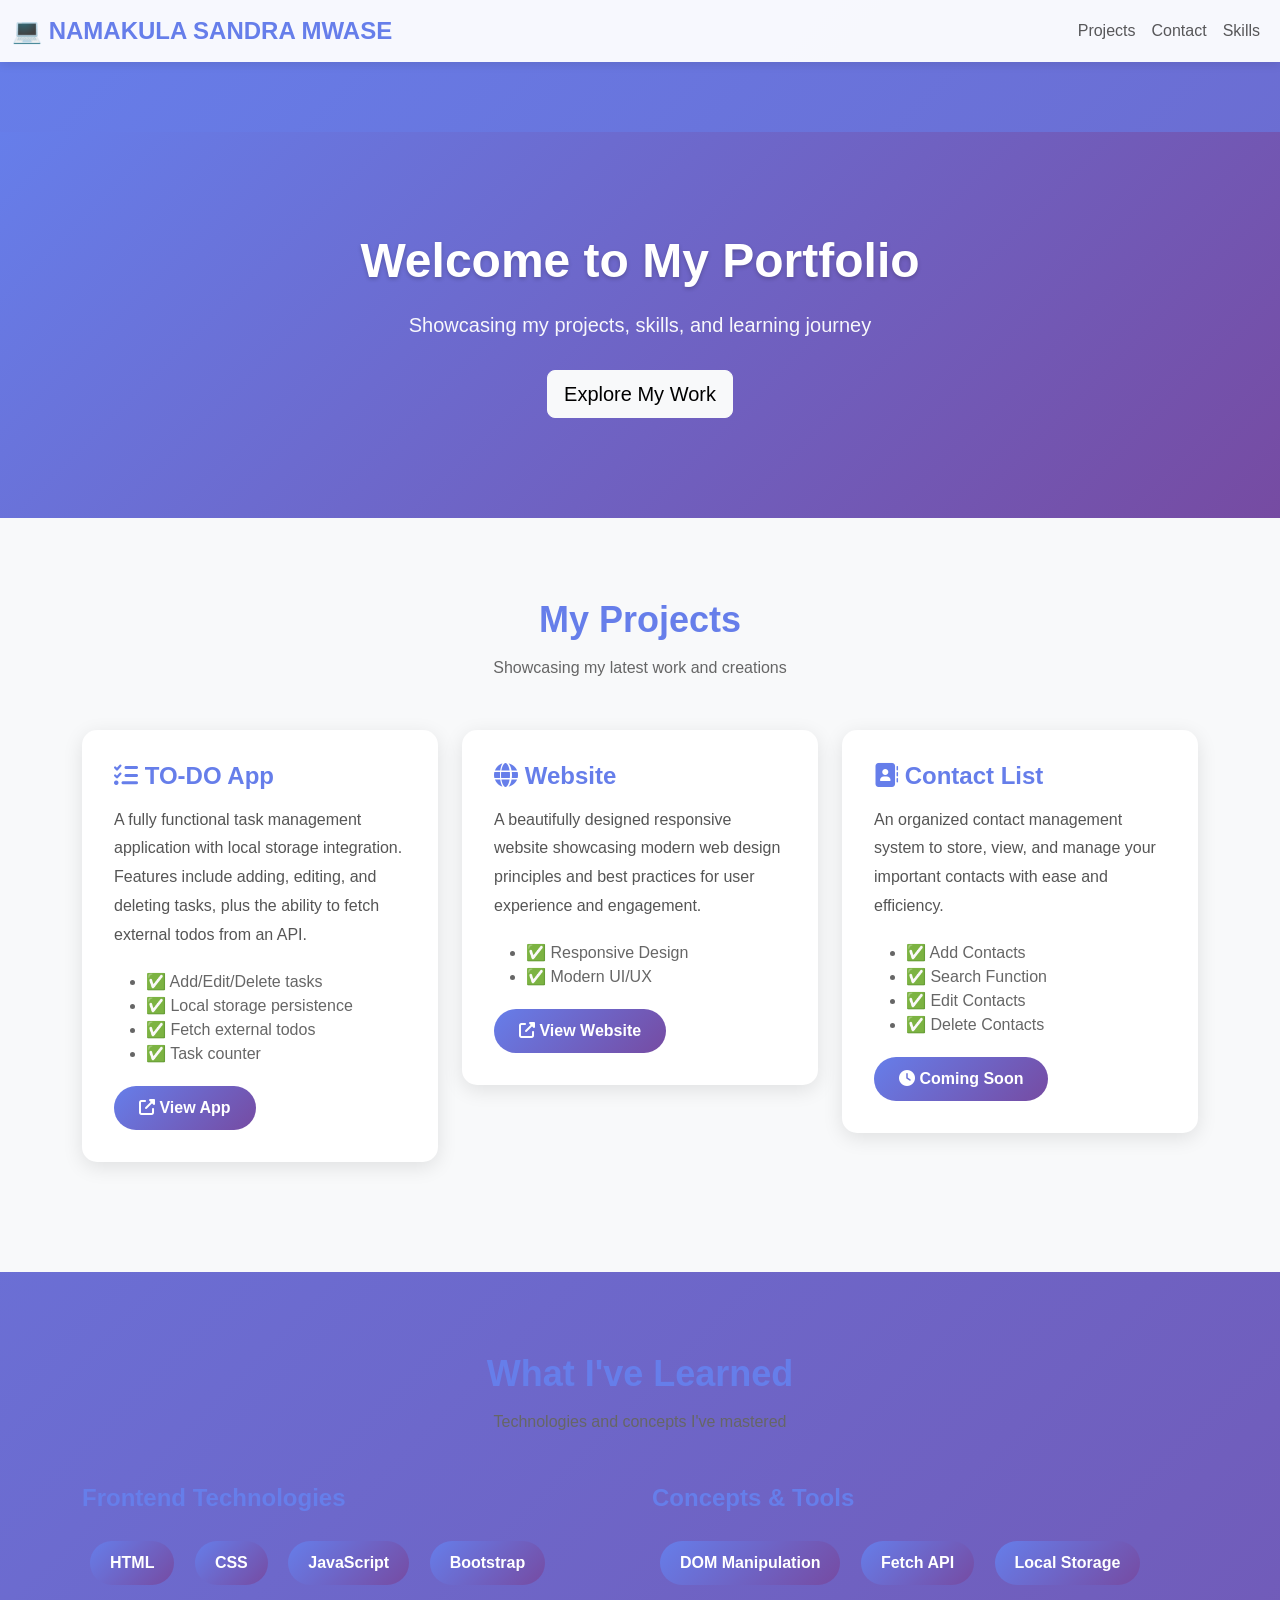
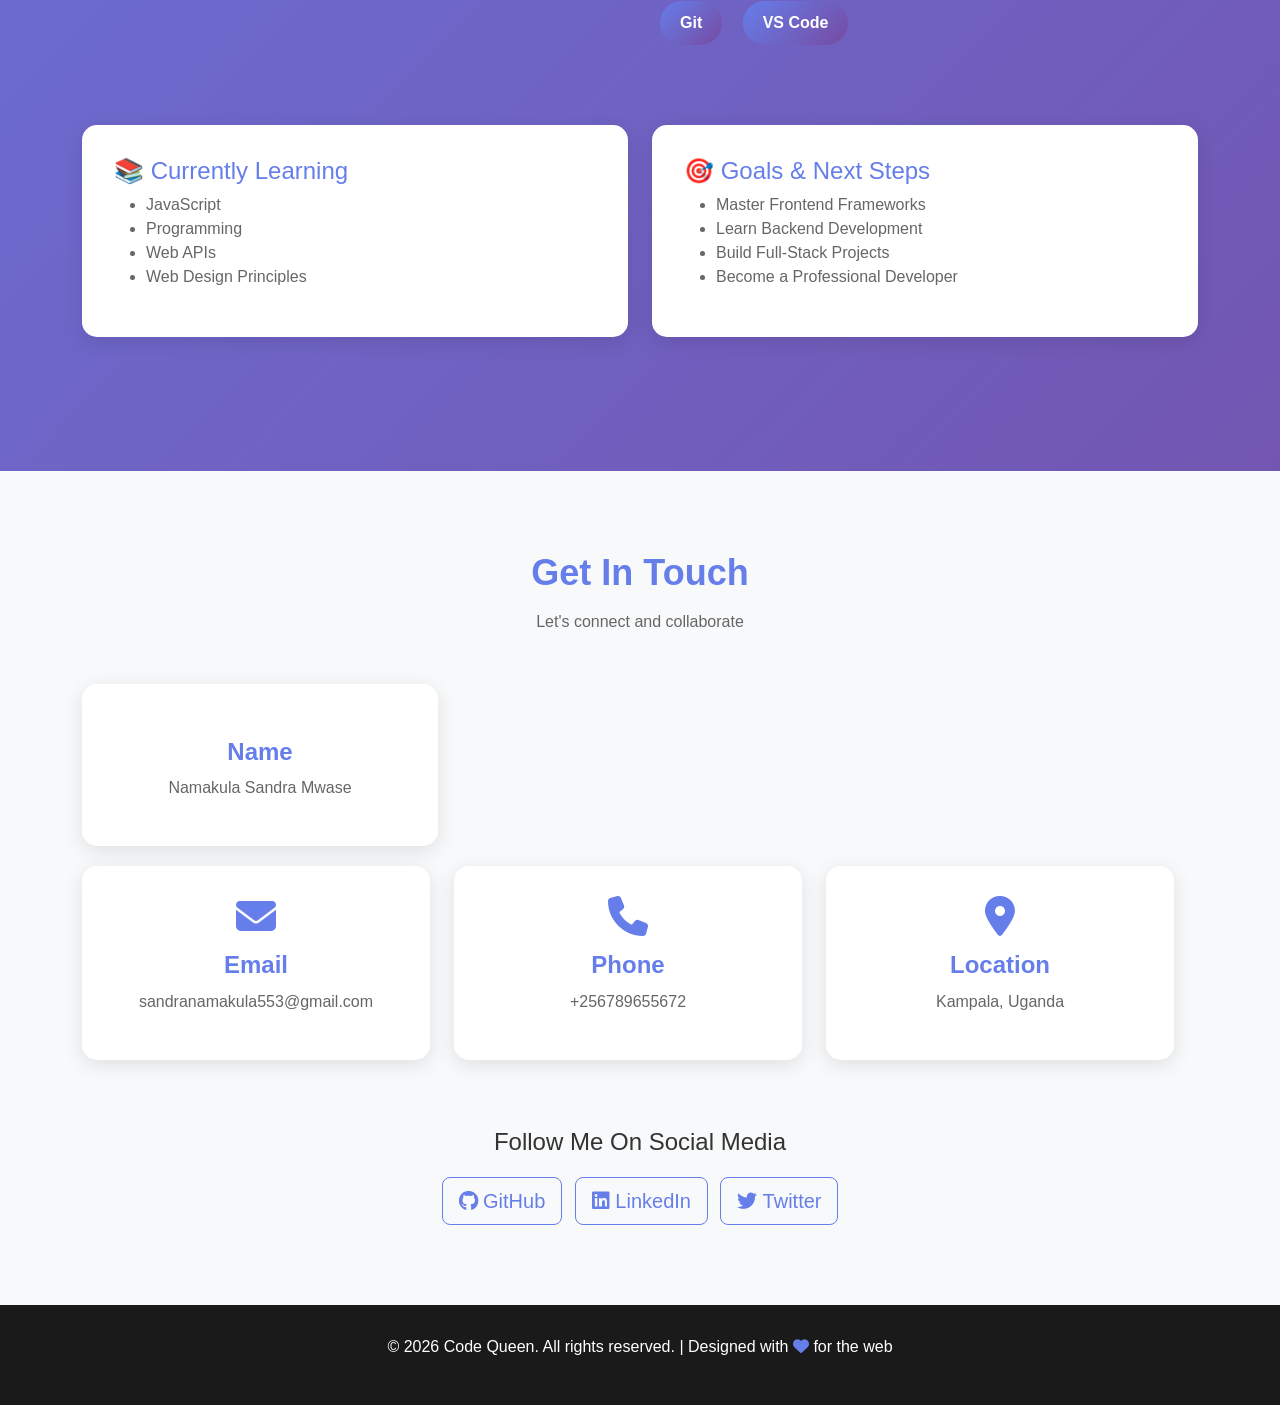
<file: index.html>
<!DOCTYPE html>
<html lang="en">
<head>
    <meta charset="UTF-8">
    <meta name="viewport" content="width=device-width, initial-scale=1.0">
    <title>My Portfolio - Code Queen</title>
    
    <!-- Bootstrap CSS -->
    <link href="https://cdnjs.cloudflare.com/ajax/libs/bootstrap/5.3.0/css/bootstrap.min.css" rel="stylesheet">
    <!-- Font Awesome for icons -->
    <link href="https://cdnjs.cloudflare.com/ajax/libs/font-awesome/6.4.0/css/all.min.css" rel="stylesheet">
    
    <style>
        * {
            margin: 0;
            padding: 0;
            box-sizing: border-box;
        }
        
        body {
            font-family: 'Segoe UI', Tahoma, Geneva, Verdana, sans-serif;
            background: linear-gradient(135deg, #667eea 0%, #764ba2 100%);
            min-height: 100vh;
        }
        
        /* Navigation */
        .navbar {
            background: rgba(255, 255, 255, 0.95) !important;
            box-shadow: 0 2px 10px rgba(0, 0, 0, 0.1);
        }
        
        .navbar-brand {
            font-weight: 700;
            font-size: 24px;
            color: #667eea !important;
        }
        
        /* Hero Section */
        .hero-section {
            background: linear-gradient(135deg, #667eea 0%, #764ba2 100%);
            color: white;
            padding: 100px 20px;
            text-align: center;
            margin-top: 70px;
        }
        
        .hero-section h1 {
            font-size: 48px;
            font-weight: 700;
            margin-bottom: 20px;
            text-shadow: 0 2px 4px rgba(0, 0, 0, 0.2);
        }
        
        .hero-section p {
            font-size: 20px;
            margin-bottom: 30px;
            opacity: 0.95;
        }
        
        /* Section Styling */
        section {
            padding: 80px 20px;
        }
        
        .section-title {
            text-align: center;
            margin-bottom: 50px;
            color: #333;
        }
        
        .section-title h2 {
            font-size: 36px;
            font-weight: 700;
            color: #667eea;
            margin-bottom: 15px;
        }
        
        .section-title p {
            color: #666;
            font-size: 16px;
        }
        
        /* Card Styling */
        .project-card {
            background: white;
            border-radius: 15px;
            box-shadow: 0 5px 20px rgba(0, 0, 0, 0.1);
            padding: 30px;
            margin-bottom: 30px;
            transition: transform 0.3s ease, box-shadow 0.3s ease;
            border: 2px solid transparent;
        }
        
        .project-card:hover {
            transform: translateY(-10px);
            box-shadow: 0 15px 40px rgba(102, 126, 234, 0.3);
            border-color: #667eea;
        }
        
        .project-card h3 {
            color: #667eea;
            font-weight: 700;
            margin-bottom: 15px;
            font-size: 24px;
        }
        
        .project-card p {
            color: #555;
            line-height: 1.8;
            margin-bottom: 20px;
        }
        
        .btn-primary {
            background: linear-gradient(135deg, #667eea 0%, #764ba2 100%);
            border: none;
            padding: 10px 25px;
            font-weight: 600;
            border-radius: 25px;
            transition: all 0.3s ease;
        }
        
        .btn-primary:hover {
            transform: scale(1.05);
            box-shadow: 0 5px 20px rgba(102, 126, 234, 0.4);
        }
        
        /* Skills Section */
        .skill-badge {
            display: inline-block;
            background: linear-gradient(135deg, #667eea 0%, #764ba2 100%);
            color: white;
            padding: 10px 20px;
            border-radius: 25px;
            margin: 8px;
            font-weight: 600;
        }
        
        /* Contact Section */
        .contact-card {
            background: white;
            border-radius: 15px;
            padding: 30px;
            text-align: center;
            box-shadow: 0 5px 20px rgba(0, 0, 0, 0.1);
            margin-bottom: 20px;
        }
        
        .contact-card i {
            font-size: 40px;
            color: #667eea;
            margin-bottom: 15px;
        }
        
        .contact-card h4 {
            color: #667eea;
            font-weight: 700;
            margin-bottom: 10px;
        }
        
        .contact-card p {
            color: #666;
        }
        
        /* Footer */
        footer {
            background: #1a1a1a;
            color: white;
            text-align: center;
            padding: 30px 20px;
        }
        
        /* Responsive */
        @media (max-width: 768px) {
            .hero-section h1 {
                font-size: 36px;
            }
            
            .section-title h2 {
                font-size: 28px;
            }
        }
    </style>
</head>
<body>
    <!-- Navigation -->
    <nav class="navbar navbar-expand-lg navbar-light sticky-top">
        <div class="container-fluid">
            <a class="navbar-brand" href="#home">💻 NAMAKULA SANDRA MWASE</a>
            <button class="navbar-toggler" type="button" data-bs-toggle="collapse" data-bs-target="#navbarNav">
                <span class="navbar-toggler-icon"></span>
            </button>
            <div class="collapse navbar-collapse" id="navbarNav">
                <ul class="navbar-nav ms-auto">
                    <li class="nav-item"><a class="nav-link" href="#projects">Projects</a></li>
                    <li class="nav-item"><a class="nav-link" href="#contact">Contact</a></li>
                    <li class="nav-item"><a class="nav-link" href="#skills">Skills</a></li>
                </ul>
            </div>
        </div>
    </nav>

    <!-- Hero Section -->
    <section id="home" class="hero-section">
        <div class="container">
            <h1>Welcome to My Portfolio</h1>
            <p>Showcasing my projects, skills, and learning journey</p>
            <a href="#projects" class="btn btn-light btn-lg">Explore My Work</a>
        </div>
    </section>

    <!-- Projects Section -->
    <section id="projects" class="bg-light">
        <div class="container">
            <div class="section-title">
                <h2>My Projects</h2>
                <p>Showcasing my latest work and creations</p>
            </div>

            <div class="row">
                <!-- TO-DO App Card -->
                <div class="col-lg-4 col-md-6">
                    <div class="project-card">
                        <h3><i class="fas fa-list-check"></i> TO-DO App</h3>
                        <p>A fully functional task management application with local storage integration. Features include adding, editing, and deleting tasks, plus the ability to fetch external todos from an API.</p>
                        <ul style="color: #666; margin-bottom: 20px;">
                            <li>✅ Add/Edit/Delete tasks</li>
                            <li>✅ Local storage persistence</li>
                            <li>✅ Fetch external todos</li>
                            <li>✅ Task counter</li>
                        </ul>
                        <a href="./ToDo/TO-DO%20LIST/index.html" class="btn btn-primary" target="_blank">
                            <i class="fas fa-external-link-alt"></i> View App
                        </a>
                    </div>
                </div>

                <!-- Website Card -->
                <div class="col-lg-4 col-md-6">
                    <div class="project-card">
                        <h3><i class="fas fa-globe"></i> Website</h3>
                        <p>A beautifully designed responsive website showcasing modern web design principles and best practices for user experience and engagement.</p>
                        <ul style="color: #666; margin-bottom: 20px;">
                            <li>✅ Responsive Design</li>
                            <li>✅ Modern UI/UX</li>
                        </ul>
                        <a href="./Salonwebsite/index.html" class="btn btn-primary" target="_blank">
                            <i class="fas fa-external-link-alt"></i> View Website
                        </a>
                    </div>
                </div>

                <!-- Contact List Card -->
                <div class="col-lg-4 col-md-6">
                    <div class="project-card">
                        <h3><i class="fas fa-address-book"></i> Contact List</h3>
                        <p>An organized contact management system to store, view, and manage your important contacts with ease and efficiency.</p>
                        <ul style="color: #666; margin-bottom: 20px;">
                            <li>✅ Add Contacts</li>
                            <li>✅ Search Function</li>
                            <li>✅ Edit Contacts</li>
                            <li>✅ Delete Contacts</li>
                        </ul>
                        <a href="#" class="btn btn-primary" onclick="alert('Contact List coming soon!')">
                            <i class="fas fa-clock"></i> Coming Soon
                        </a>
                    </div>
                </div>
            </div>
        </div>
    </section>

    <!-- Skills & Learning Section -->
    <section id="skills">
        <div class="container">
            <div class="section-title">
                <h2>What I've Learned</h2>
                <p>Technologies and concepts I've mastered</p>
            </div>

            <div class="row">
                <div class="col-lg-6">
                    <h4 style="color: #667eea; font-weight: 700; margin-bottom: 20px;">Frontend Technologies</h4>
                    <div class="mb-4">
                        <span class="skill-badge">HTML</span>
                        <span class="skill-badge">CSS</span>
                        <span class="skill-badge">JavaScript</span>
                        <span class="skill-badge">Bootstrap</span>
                    </div>
                </div>
                <div class="col-lg-6">
                    <h4 style="color: #667eea; font-weight: 700; margin-bottom: 20px;">Concepts & Tools</h4>
                    <div class="mb-4">
                        <span class="skill-badge">DOM Manipulation</span>
                        <span class="skill-badge">Fetch API</span>
                        <span class="skill-badge">Local Storage</span>
                        <span class="skill-badge">Git</span>
                        <span class="skill-badge">VS Code</span>
                    </div>
                </div>
            </div>

            <div class="row mt-5">
                <div class="col-md-6 mb-4">
                    <div class="project-card">
                        <h4 style="color: #667eea;">📚 Currently Learning</h4>
                        <ul style="color: #666;">
                            <li>JavaScript</li>
                            <li>Programming</li>
                            <li>Web APIs</li>
                            <li>Web Design Principles</li>
                        </ul>
                    </div>
                </div>
                <div class="col-md-6 mb-4">
                    <div class="project-card">
                        <h4 style="color: #667eea;">🎯 Goals & Next Steps</h4>
                        <ul style="color: #666;">
                            <li>Master Frontend Frameworks</li>
                            <li>Learn Backend Development</li>
                            <li>Build Full-Stack Projects</li>
                            <li>Become a Professional Developer</li>
                        </ul>
                    </div>
                </div>
            </div>
        </div>
    </section>

    <!-- Contact Section -->
    <section id="contact" class="bg-light">
        <div class="container">
            <div class="section-title">
                <h2>Get In Touch</h2>
                <p>Let's connect and collaborate</p>
            </div>
            <div class="row">
                <div class="col-md-4">
                    <div class="contact-card">
                        <i class="fas fa-text"></i>
                        <h4>Name</h4>
                        <p>Namakula Sandra Mwase</p>
                    </div>
                </div>

            <div class="row">
                <div class="col-md-4">
                    <div class="contact-card">
                        <i class="fas fa-envelope"></i>
                        <h4>Email</h4>
                        <p>sandranamakula553@gmail.com</p>
                    </div>
                </div>
                <div class="col-md-4">
                    <div class="contact-card">
                        <i class="fas fa-phone"></i>
                        <h4>Phone</h4>
                        <p>+256789655672</p>
                    </div>
                </div>
                <div class="col-md-4">
                    <div class="contact-card">
                        <i class="fas fa-map-marker-alt"></i>
                        <h4>Location</h4>
                        <p>Kampala, Uganda</p>
                    </div>
                </div>
            </div>

            <div class="text-center mt-5">
                <h4 style="color: #333; margin-bottom: 20px;">Follow Me On Social Media</h4>
                <a href="#" class="btn btn-outline-primary btn-lg me-2" style="color: #667eea; border-color: #667eea;">
                    <i class="fab fa-github"></i> GitHub
                </a>
                <a href="#" class="btn btn-outline-primary btn-lg me-2" style="color: #667eea; border-color: #667eea;">
                    <i class="fab fa-linkedin"></i> LinkedIn
                </a>
                <a href="#" class="btn btn-outline-primary btn-lg" style="color: #667eea; border-color: #667eea;">
                    <i class="fab fa-twitter"></i> Twitter
                </a>
            </div>
        </div>
    </section>

    <!-- Footer -->
    <footer>
        <div class="container">
            <p>&copy; 2026 Code Queen. All rights reserved. | Designed with <i class="fas fa-heart" style="color: #667eea;"></i> for the web</p>
        </div>
    </footer>

    <!-- Bootstrap JS -->
    <script src="https://cdnjs.cloudflare.com/ajax/libs/bootstrap/5.3.0/js/bootstrap.bundle.min.js"></script>
</body>
</html>
</file>
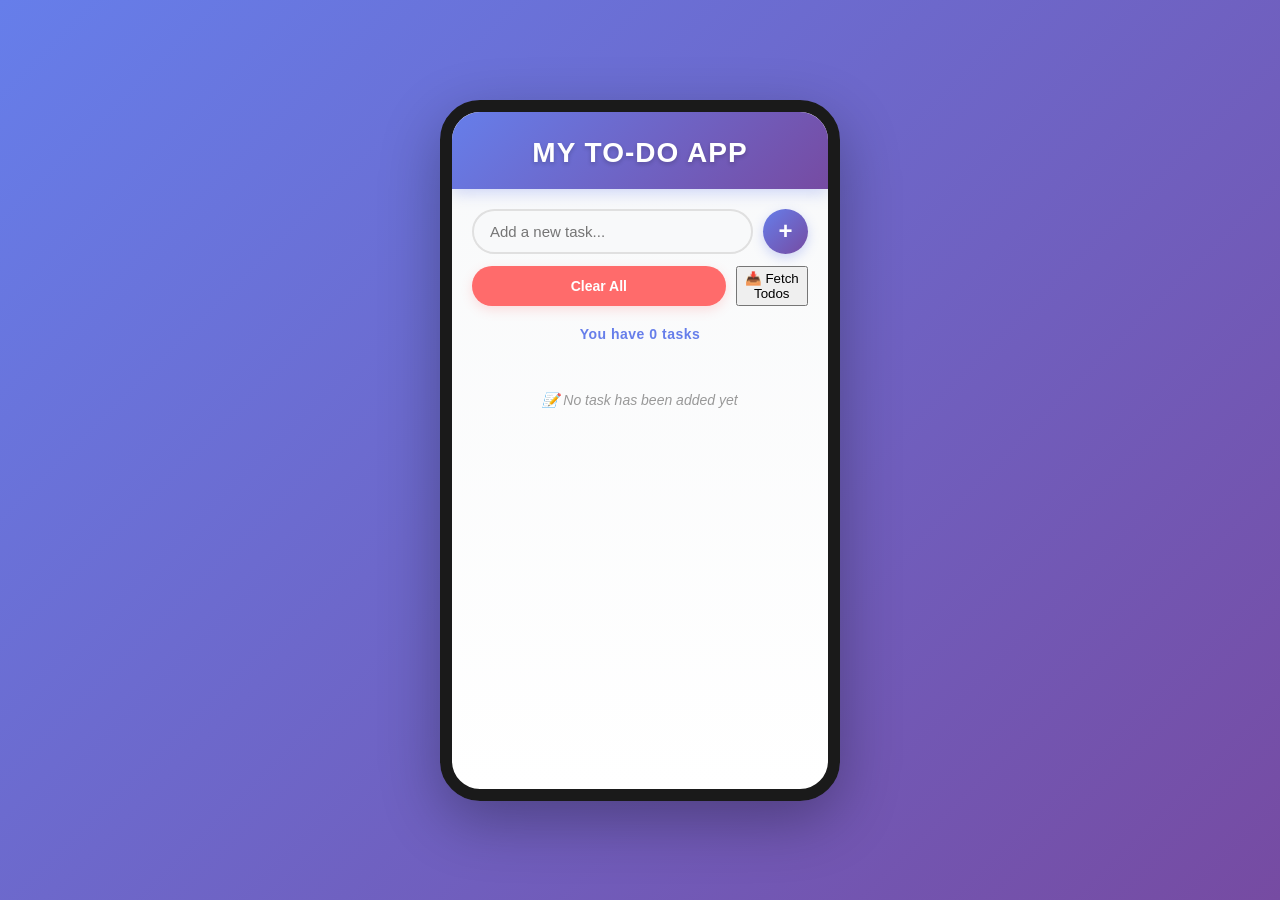
<file: ToDo/TO-DO LIST/index.html>
<!DOCTYPE html>
<html lang="en">
<head>
    <meta charset="UTF-8">
    <meta name="viewport" content="width=device-width, initial-scale=1.0">
    <title>MY TO-DO APP</title>
    <link rel="stylesheet" href="designs.css">
</head>
<body>
  <div class="phone-container">
    <div class="phone-frame">
      <div class="phone-header">
        <h1>MY TO-DO APP</h1>
      </div>
      
      <div class="phone-body">
        <div class="input-section">
          <div class="input-container">
            <input type="text" id="taskInput" placeholder="Add a new task...">
            <button id="addTaskBtn">+</button>
          </div>
          <div style="display: flex; gap: 10px;">
            <button id="clearAllBtn">Clear All</button>
            <button id="fetchDataBtn">📥 Fetch Todos</button>
          </div>
        </div>
        
        <p id="taskCount"></p>
        <p id="emptyMessage" class="empty-message">📝 No task has been added yet</p>
        
        <ul id="taskList"></ul>
      </div>
    </div>
  </div>

  <script src="script.js"></script>
</body>
</html>
</file>
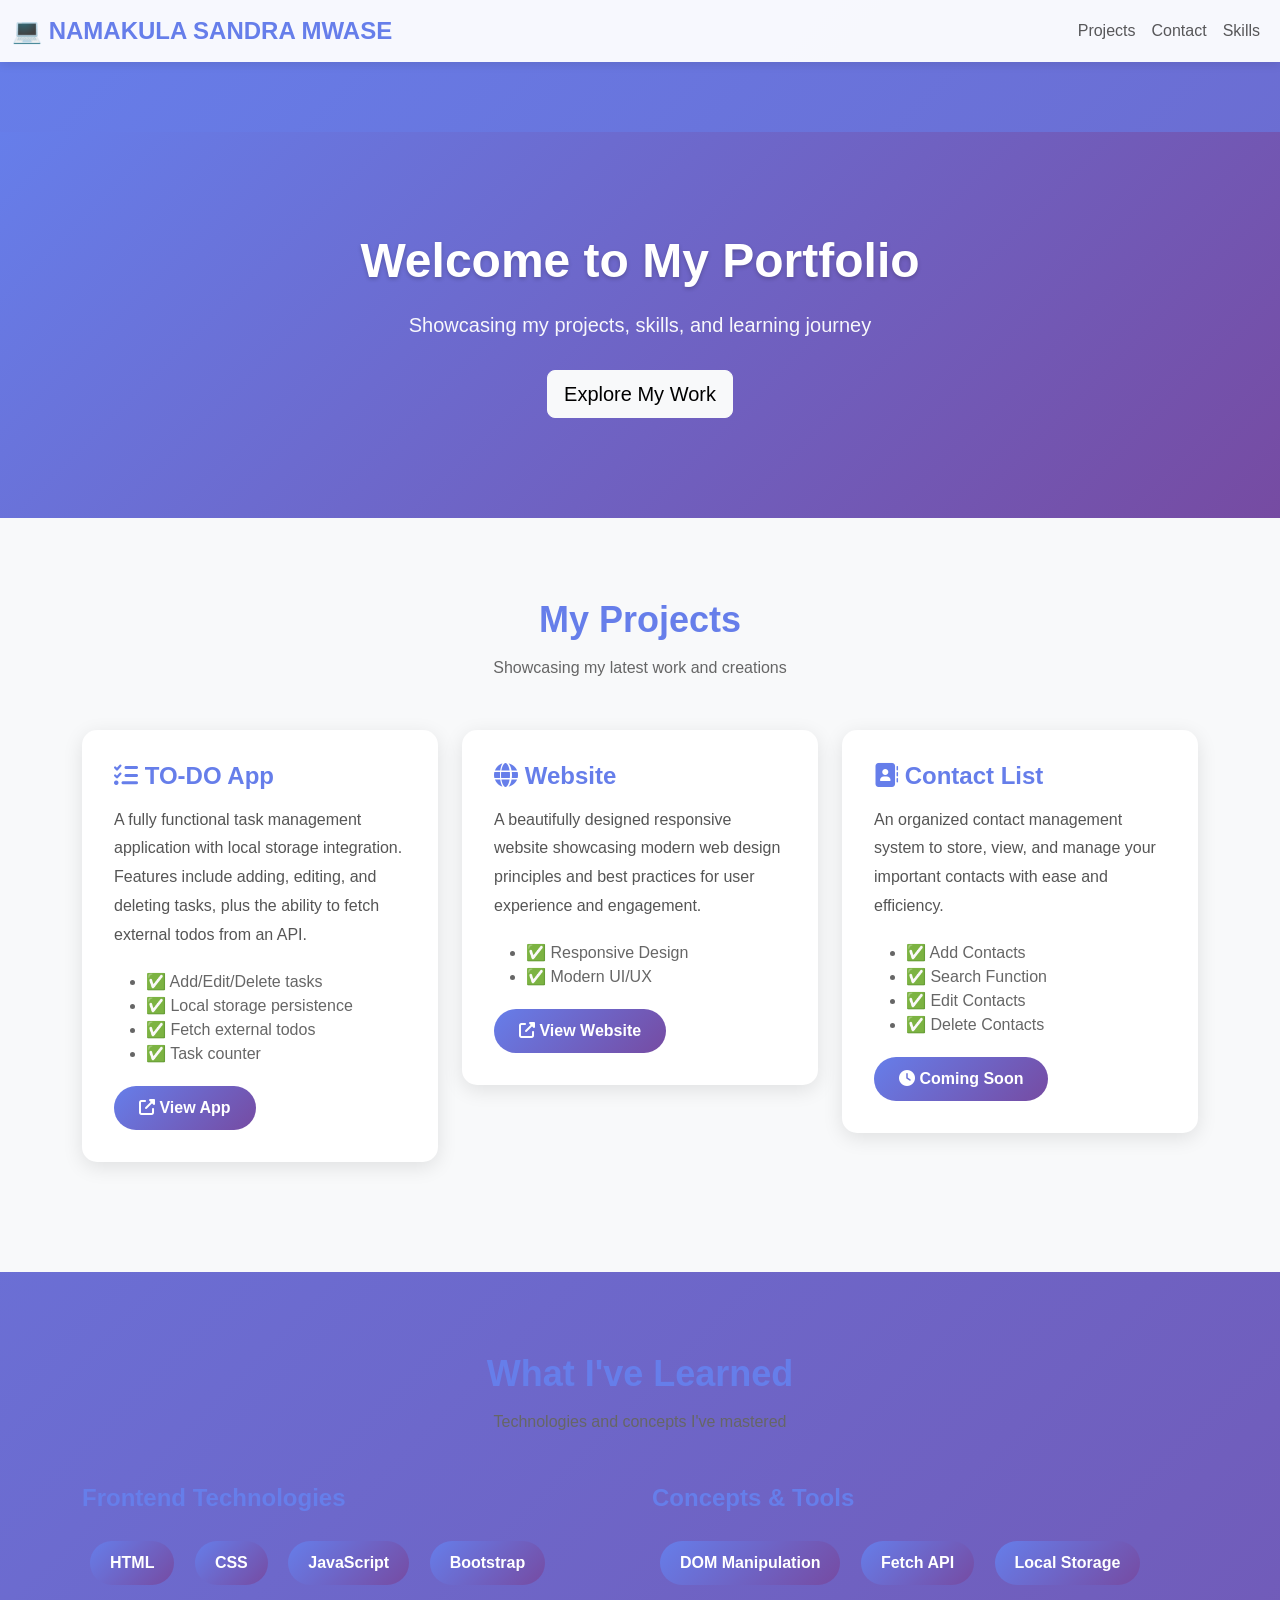
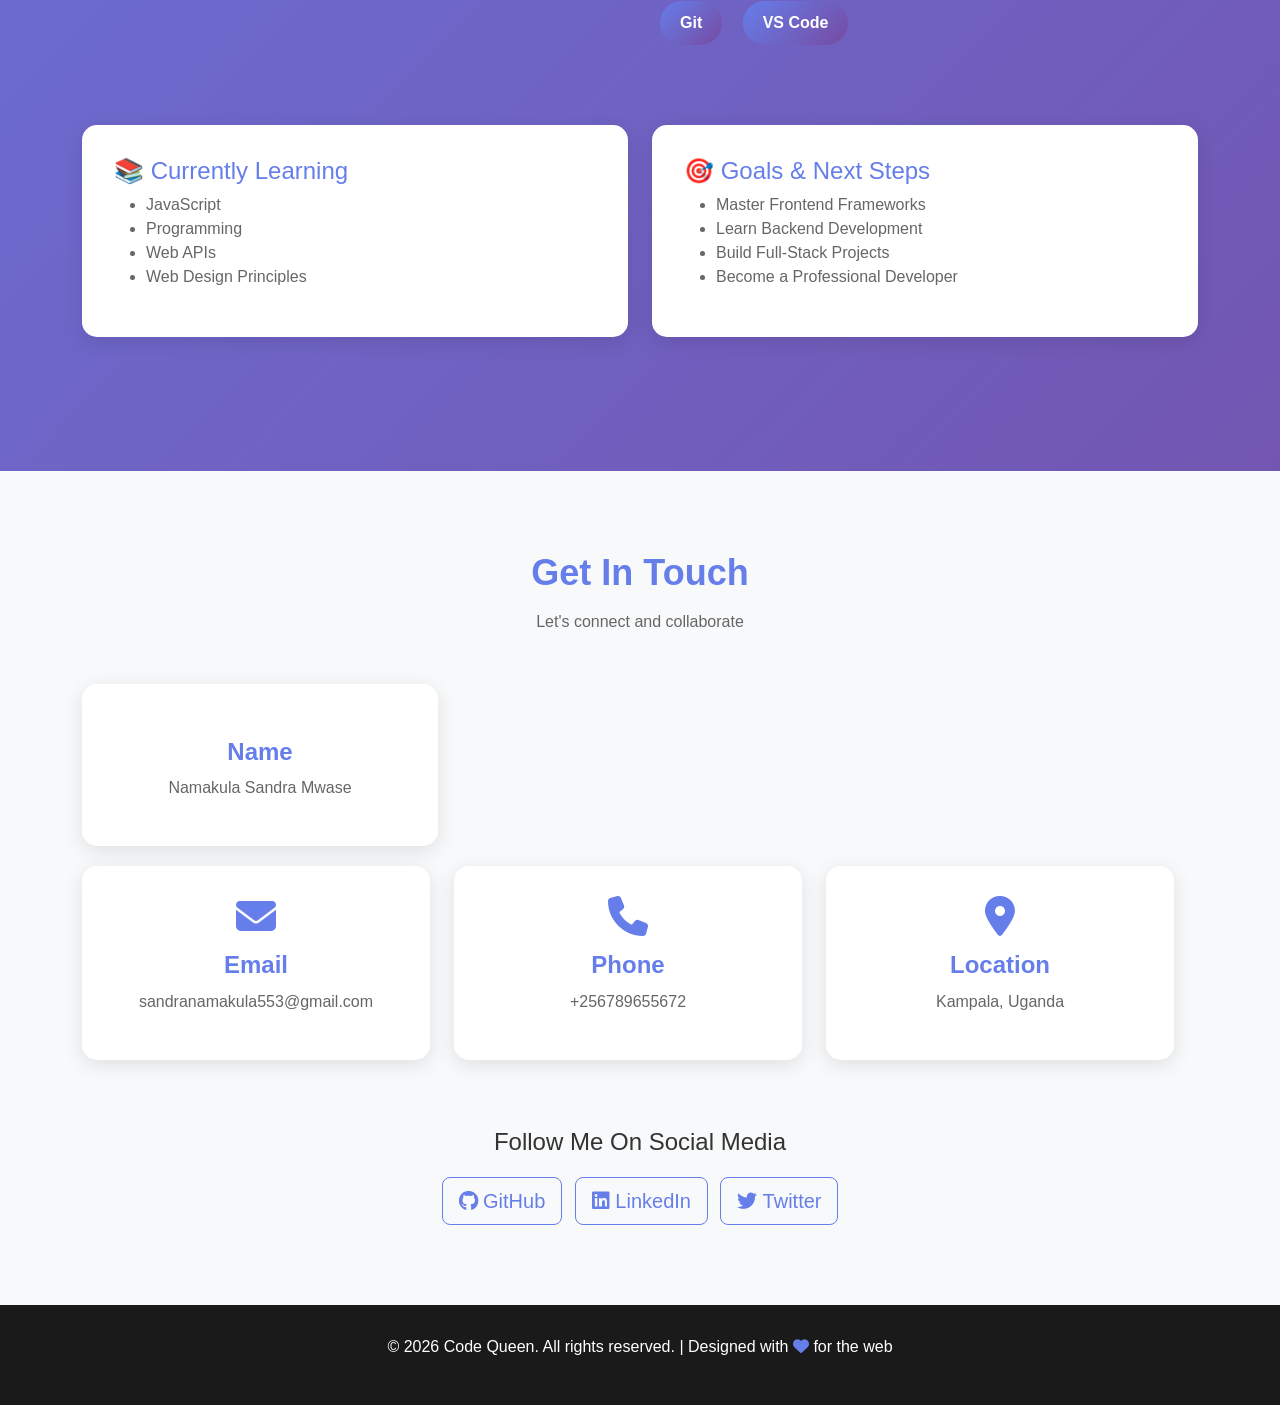
<file: MyPortifolio/portfolio.html>
<!DOCTYPE html>
<html lang="en">
<head>
    <meta charset="UTF-8">
    <meta name="viewport" content="width=device-width, initial-scale=1.0">
    <title>My Portfolio - Code Queen</title>
    
    <!-- Bootstrap CSS -->
    <link href="https://cdnjs.cloudflare.com/ajax/libs/bootstrap/5.3.0/css/bootstrap.min.css" rel="stylesheet">
    <!-- Font Awesome for icons -->
    <link href="https://cdnjs.cloudflare.com/ajax/libs/font-awesome/6.4.0/css/all.min.css" rel="stylesheet">
    
    <style>
        * {
            margin: 0;
            padding: 0;
            box-sizing: border-box;
        }
        
        body {
            font-family: 'Segoe UI', Tahoma, Geneva, Verdana, sans-serif;
            background: linear-gradient(135deg, #667eea 0%, #764ba2 100%);
            min-height: 100vh;
        }
        
        /* Navigation */
        .navbar {
            background: rgba(255, 255, 255, 0.95) !important;
            box-shadow: 0 2px 10px rgba(0, 0, 0, 0.1);
        }
        
        .navbar-brand {
            font-weight: 700;
            font-size: 24px;
            color: #667eea !important;
        }
        
        /* Hero Section */
        .hero-section {
            background: linear-gradient(135deg, #667eea 0%, #764ba2 100%);
            color: white;
            padding: 100px 20px;
            text-align: center;
            margin-top: 70px;
        }
        
        .hero-section h1 {
            font-size: 48px;
            font-weight: 700;
            margin-bottom: 20px;
            text-shadow: 0 2px 4px rgba(0, 0, 0, 0.2);
        }
        
        .hero-section p {
            font-size: 20px;
            margin-bottom: 30px;
            opacity: 0.95;
        }
        
        /* Section Styling */
        section {
            padding: 80px 20px;
        }
        
        .section-title {
            text-align: center;
            margin-bottom: 50px;
            color: #333;
        }
        
        .section-title h2 {
            font-size: 36px;
            font-weight: 700;
            color: #667eea;
            margin-bottom: 15px;
        }
        
        .section-title p {
            color: #666;
            font-size: 16px;
        }
        
        /* Card Styling */
        .project-card {
            background: white;
            border-radius: 15px;
            box-shadow: 0 5px 20px rgba(0, 0, 0, 0.1);
            padding: 30px;
            margin-bottom: 30px;
            transition: transform 0.3s ease, box-shadow 0.3s ease;
            border: 2px solid transparent;
        }
        
        .project-card:hover {
            transform: translateY(-10px);
            box-shadow: 0 15px 40px rgba(102, 126, 234, 0.3);
            border-color: #667eea;
        }
        
        .project-card h3 {
            color: #667eea;
            font-weight: 700;
            margin-bottom: 15px;
            font-size: 24px;
        }
        
        .project-card p {
            color: #555;
            line-height: 1.8;
            margin-bottom: 20px;
        }
        
        .btn-primary {
            background: linear-gradient(135deg, #667eea 0%, #764ba2 100%);
            border: none;
            padding: 10px 25px;
            font-weight: 600;
            border-radius: 25px;
            transition: all 0.3s ease;
        }
        
        .btn-primary:hover {
            transform: scale(1.05);
            box-shadow: 0 5px 20px rgba(102, 126, 234, 0.4);
        }
        
        /* Skills Section */
        .skill-badge {
            display: inline-block;
            background: linear-gradient(135deg, #667eea 0%, #764ba2 100%);
            color: white;
            padding: 10px 20px;
            border-radius: 25px;
            margin: 8px;
            font-weight: 600;
        }
        
        /* Contact Section */
        .contact-card {
            background: white;
            border-radius: 15px;
            padding: 30px;
            text-align: center;
            box-shadow: 0 5px 20px rgba(0, 0, 0, 0.1);
            margin-bottom: 20px;
        }
        
        .contact-card i {
            font-size: 40px;
            color: #667eea;
            margin-bottom: 15px;
        }
        
        .contact-card h4 {
            color: #667eea;
            font-weight: 700;
            margin-bottom: 10px;
        }
        
        .contact-card p {
            color: #666;
        }
        
        /* Footer */
        footer {
            background: #1a1a1a;
            color: white;
            text-align: center;
            padding: 30px 20px;
        }
        
        /* Responsive */
        @media (max-width: 768px) {
            .hero-section h1 {
                font-size: 36px;
            }
            
            .section-title h2 {
                font-size: 28px;
            }
        }
    </style>
</head>
<body>
    <!-- Navigation -->
    <nav class="navbar navbar-expand-lg navbar-light sticky-top">
        <div class="container-fluid">
            <a class="navbar-brand" href="#home">💻 NAMAKULA SANDRA MWASE</a>
            <button class="navbar-toggler" type="button" data-bs-toggle="collapse" data-bs-target="#navbarNav">
                <span class="navbar-toggler-icon"></span>
            </button>
            <div class="collapse navbar-collapse" id="navbarNav">
                <ul class="navbar-nav ms-auto">
                    <li class="nav-item"><a class="nav-link" href="#projects">Projects</a></li>
                    <li class="nav-item"><a class="nav-link" href="#contact">Contact</a></li>
                    <li class="nav-item"><a class="nav-link" href="#skills">Skills</a></li>
                </ul>
            </div>
        </div>
    </nav>

    <!-- Hero Section -->
    <section id="home" class="hero-section">
        <div class="container">
            <h1>Welcome to My Portfolio</h1>
            <p>Showcasing my projects, skills, and learning journey</p>
            <a href="#projects" class="btn btn-light btn-lg">Explore My Work</a>
        </div>
    </section>

    <!-- Projects Section -->
    <section id="projects" class="bg-light">
        <div class="container">
            <div class="section-title">
                <h2>My Projects</h2>
                <p>Showcasing my latest work and creations</p>
            </div>

            <div class="row">
                <!-- TO-DO App Card -->
                <div class="col-lg-4 col-md-6">
                    <div class="project-card">
                        <h3><i class="fas fa-list-check"></i> TO-DO App</h3>
                        <p>A fully functional task management application with local storage integration. Features include adding, editing, and deleting tasks, plus the ability to fetch external todos from an API.</p>
                        <ul style="color: #666; margin-bottom: 20px;">
                            <li>✅ Add/Edit/Delete tasks</li>
                            <li>✅ Local storage persistence</li>
                            <li>✅ Fetch external todos</li>
                            <li>✅ Task counter</li>
                        </ul>
                        <a href="../ToDo/TO-DO%20LIST/index.html" class="btn btn-primary" target="_blank">
                            <i class="fas fa-external-link-alt"></i> View App
                        </a>
                    </div>
                </div>

                <!-- Website Card -->
                <div class="col-lg-4 col-md-6">
                    <div class="project-card">
                        <h3><i class="fas fa-globe"></i> Website</h3>
                        <p>A beautifully designed responsive website showcasing modern web design principles and best practices for user experience and engagement.</p>
                        <ul style="color: #666; margin-bottom: 20px;">
                            <li>✅ Responsive Design</li>
                            <li>✅ Modern UI/UX</li>
                        </ul>
                        <a href="../Salonwebsite/index.html" class="btn btn-primary" target="_blank">
                            <i class="fas fa-external-link-alt"></i> View Website
                        </a>
                    </div>
                </div>

                <!-- Contact List Card -->
                <div class="col-lg-4 col-md-6">
                    <div class="project-card">
                        <h3><i class="fas fa-address-book"></i> Contact List</h3>
                        <p>An organized contact management system to store, view, and manage your important contacts with ease and efficiency.</p>
                        <ul style="color: #666; margin-bottom: 20px;">
                            <li>✅ Add Contacts</li>
                            <li>✅ Search Function</li>
                            <li>✅ Edit Contacts</li>
                            <li>✅ Delete Contacts</li>
                        </ul>
                        <a href="#" class="btn btn-primary" onclick="alert('Contact List coming soon!')">
                            <i class="fas fa-clock"></i> Coming Soon
                        </a>
                    </div>
                </div>
            </div>
        </div>
    </section>

    <!-- Skills & Learning Section -->
    <section id="skills">
        <div class="container">
            <div class="section-title">
                <h2>What I've Learned</h2>
                <p>Technologies and concepts I've mastered</p>
            </div>

            <div class="row">
                <div class="col-lg-6">
                    <h4 style="color: #667eea; font-weight: 700; margin-bottom: 20px;">Frontend Technologies</h4>
                    <div class="mb-4">
                        <span class="skill-badge">HTML</span>
                        <span class="skill-badge">CSS</span>
                        <span class="skill-badge">JavaScript</span>
                        <span class="skill-badge">Bootstrap</span>
                    </div>
                </div>
                <div class="col-lg-6">
                    <h4 style="color: #667eea; font-weight: 700; margin-bottom: 20px;">Concepts & Tools</h4>
                    <div class="mb-4">
                        <span class="skill-badge">DOM Manipulation</span>
                        <span class="skill-badge">Fetch API</span>
                        <span class="skill-badge">Local Storage</span>
                        <span class="skill-badge">Git</span>
                        <span class="skill-badge">VS Code</span>
                    </div>
                </div>
            </div>

            <div class="row mt-5">
                <div class="col-md-6 mb-4">
                    <div class="project-card">
                        <h4 style="color: #667eea;">📚 Currently Learning</h4>
                        <ul style="color: #666;">
                            <li>JavaScript</li>
                            <li>Programming</li>
                            <li>Web APIs</li>
                            <li>Web Design Principles</li>
                        </ul>
                    </div>
                </div>
                <div class="col-md-6 mb-4">
                    <div class="project-card">
                        <h4 style="color: #667eea;">🎯 Goals & Next Steps</h4>
                        <ul style="color: #666;">
                            <li>Master Frontend Frameworks</li>
                            <li>Learn Backend Development</li>
                            <li>Build Full-Stack Projects</li>
                            <li>Become a Professional Developer</li>
                        </ul>
                    </div>
                </div>
            </div>
        </div>
    </section>

    <!-- Contact Section -->
    <section id="contact" class="bg-light">
        <div class="container">
            <div class="section-title">
                <h2>Get In Touch</h2>
                <p>Let's connect and collaborate</p>
            </div>
            <div class="row">
                <div class="col-md-4">
                    <div class="contact-card">
                        <i class="fas fa-text"></i>
                        <h4>Name</h4>
                        <p>Namakula Sandra Mwase</p>
                    </div>
                </div>

            <div class="row">
                <div class="col-md-4">
                    <div class="contact-card">
                        <i class="fas fa-envelope"></i>
                        <h4>Email</h4>
                        <p>sandranamakula553@gmail.com</p>
                    </div>
                </div>
                <div class="col-md-4">
                    <div class="contact-card">
                        <i class="fas fa-phone"></i>
                        <h4>Phone</h4>
                        <p>+256789655672</p>
                    </div>
                </div>
                <div class="col-md-4">
                    <div class="contact-card">
                        <i class="fas fa-map-marker-alt"></i>
                        <h4>Location</h4>
                        <p>Kampala, Uganda</p>
                    </div>
                </div>
            </div>

            <div class="text-center mt-5">
                <h4 style="color: #333; margin-bottom: 20px;">Follow Me On Social Media</h4>
                <a href="#" class="btn btn-outline-primary btn-lg me-2" style="color: #667eea; border-color: #667eea;">
                    <i class="fab fa-github"></i> GitHub
                </a>
                <a href="#" class="btn btn-outline-primary btn-lg me-2" style="color: #667eea; border-color: #667eea;">
                    <i class="fab fa-linkedin"></i> LinkedIn
                </a>
                <a href="#" class="btn btn-outline-primary btn-lg" style="color: #667eea; border-color: #667eea;">
                    <i class="fab fa-twitter"></i> Twitter
                </a>
            </div>
        </div>
    </section>

    <!-- Footer -->
    <footer>
        <div class="container">
            <p>&copy; 2026 Code Queen. All rights reserved. | Designed with <i class="fas fa-heart" style="color: #667eea;"></i> for the web</p>
        </div>
    </footer>

    <!-- Bootstrap JS -->
    <script src="https://cdnjs.cloudflare.com/ajax/libs/bootstrap/5.3.0/js/bootstrap.bundle.min.js"></script>
</body>
</html>
</file>
<file: ToDo/TO-DO LIST/designs.css>
* {
    margin: 0;
    padding: 0;
    box-sizing: border-box;
}

body {
    font-family: 'Segoe UI', Tahoma, Geneva, Verdana, sans-serif;
    background: linear-gradient(135deg, #667eea 0%, #764ba2 100%);
    min-height: 100vh;
    display: flex;
    justify-content: center;
    align-items: center;
    padding: 20px;
}

/* Phone Container */
.phone-container {
    display: flex;
    justify-content: center;
    align-items: center;
    width: 100%;
}

.phone-frame {
    width: 100%;
    max-width: 400px;
    background: white;
    border-radius: 40px;
    box-shadow: 0 20px 60px rgba(0, 0, 0, 0.3);
    overflow: hidden;
    border: 12px solid #1a1a1a;
    background: linear-gradient(180deg, #f8f9fa 0%, #ffffff 100%);
}

.phone-header {
    background: linear-gradient(135deg, #667eea 0%, #764ba2 100%);
    color: white;
    padding: 25px 20px 20px;
    text-align: center;
    box-shadow: 0 4px 15px rgba(102, 126, 234, 0.3);
}

.phone-header h1 {
    font-size: 28px;
    font-weight: 700;
    letter-spacing: 1px;
    margin: 0;
    text-shadow: 0 2px 4px rgba(0, 0, 0, 0.2);
}

.phone-body {
    padding: 20px;
    height: calc(100vh - 200px);
    max-height: 600px;
    overflow-y: auto;
}

/* Scrollbar styling */
.phone-body::-webkit-scrollbar {
    width: 6px;
}

.phone-body::-webkit-scrollbar-track {
    background: #f1f1f1;
}

.phone-body::-webkit-scrollbar-thumb {
    background: #667eea;
    border-radius: 3px;
}

.phone-body::-webkit-scrollbar-thumb:hover {
    background: #764ba2;
}

.input-section {
    margin-bottom: 20px;
}

.input-container {
    display: flex;
    gap: 10px;
    margin-bottom: 12px;
}

#taskInput {
    flex: 1;
    padding: 12px 16px;
    border: 2px solid #e0e0e0;
    border-radius: 25px;
    font-size: 15px;
    transition: all 0.3s ease;
    background: #f8f9fa;
}

#taskInput:focus {
    outline: none;
    border-color: #667eea;
    background: white;
    box-shadow: 0 0 0 3px rgba(102, 126, 234, 0.1);
}

#addTaskBtn {
    width: 45px;
    height: 45px;
    border-radius: 50%;
    background: linear-gradient(135deg, #667eea 0%, #764ba2 100%);
    color: white;
    border: none;
    font-size: 24px;
    font-weight: bold;
    cursor: pointer;
    display: flex;
    align-items: center;
    justify-content: center;
    transition: all 0.3s ease;
    box-shadow: 0 4px 12px rgba(102, 126, 234, 0.3);
}

#addTaskBtn:hover {
    transform: scale(1.1);
    box-shadow: 0 6px 16px rgba(102, 126, 234, 0.4);
}

#addTaskBtn:active {
    transform: scale(0.95);
}

#clearAllBtn {
    width: 100%;
    padding: 12px;
    background-color: #ff6b6b;
    color: white;
    border: none;
    border-radius: 25px;
    font-size: 14px;
    font-weight: 600;
    cursor: pointer;
    transition: all 0.3s ease;
    box-shadow: 0 4px 12px rgba(255, 107, 107, 0.2);
}

#clearAllBtn:hover {
    background-color: #ff5252;
    box-shadow: 0 6px 16px rgba(255, 107, 107, 0.3);
}

#clearAllBtn:active {
    transform: scale(0.98);
}

#taskCount {
    font-weight: 600;
    color: #667eea;
    margin: 15px 0 10px 0;
    font-size: 14px;
    text-align: center;
    letter-spacing: 0.5px;
}

.empty-message {
    color: #999;
    font-style: italic;
    text-align: center;
    padding: 40px 20px;
    font-size: 14px;
    display: none;
}

#taskList {
    list-style-type: none;
    padding: 0;
}

#taskList li {
    background: white;
    padding: 15px;
    margin-bottom: 12px;
    border-radius: 15px;
    display: flex;
    justify-content: space-between;
    align-items: center;
    box-shadow: 0 2px 8px rgba(0, 0, 0, 0.08);
    cursor: pointer;
    transition: all 0.3s ease;
    border-left: 4px solid #667eea;
}

#taskList li:hover {
    box-shadow: 0 4px 15px rgba(102, 126, 234, 0.15);
    transform: translateX(4px);
    background: linear-gradient(90deg, #f8f9fa 0%, white 100%);
}

#taskList li .task-text {
    flex: 1;
    word-break: break-all;
    color: #333;
    font-size: 15px;
    font-weight: 500;
}

.editBtn, .deleteBtn {
    padding: 6px 12px;
    border: none;
    border-radius: 20px;
    cursor: pointer;
    font-size: 12px;
    font-weight: 600;
    transition: all 0.2s ease;
    margin-left: 8px;
}

.editBtn {
    background-color: #ffa500;
    color: white;
    box-shadow: 0 2px 6px rgba(255, 165, 0, 0.2);
}

.editBtn:hover {
    background-color: #ff8c00;
    box-shadow: 0 4px 10px rgba(255, 165, 0, 0.3);
    transform: scale(1.05);
}

.deleteBtn {
    background-color: #ff6b6b;
    color: white;
    box-shadow: 0 2px 6px rgba(255, 107, 107, 0.2);
}

.deleteBtn:hover {
    background-color: #ff5252;
    box-shadow: 0 4px 10px rgba(255, 107, 107, 0.3);
    transform: scale(1.05);
}

/* Responsive design */
@media (max-width: 600px) {
    .phone-frame {
        border: 8px solid #1a1a1a;
        border-radius: 30px;
    }

    .phone-header h1 {
        font-size: 24px;
    }

    .phone-body {
        padding: 16px;
        height: auto;
        max-height: none;
    }

    #taskList li {
        flex-wrap: wrap;
    }

    .editBtn, .deleteBtn {
        padding: 5px 10px;
        font-size: 11px;
        margin-left: 6px;
    }
}
</file>
